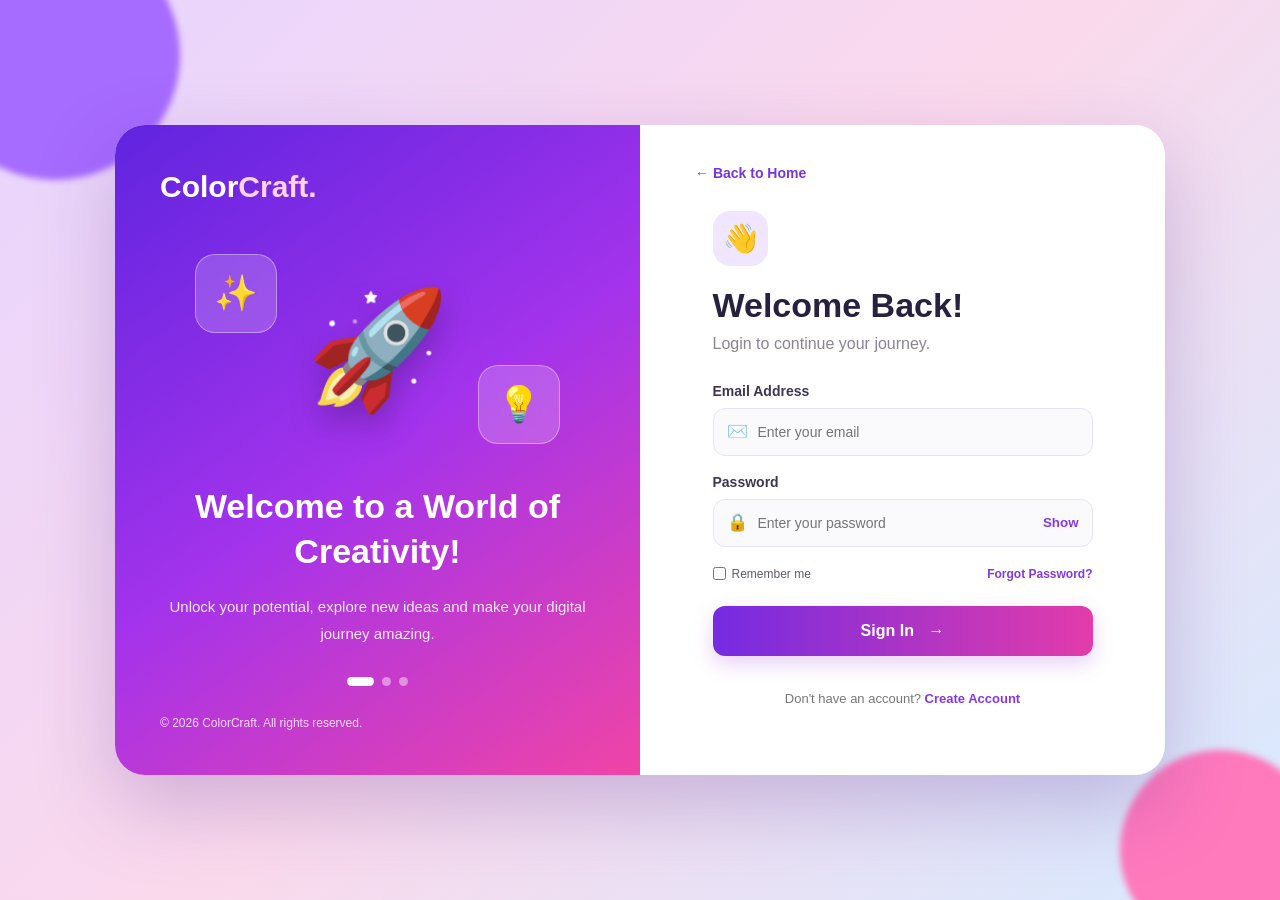
<file: login.html>
<!DOCTYPE html>
<html lang="en">
<head>
    <meta charset="UTF-8">
    <meta name="viewport" content="width=device-width, initial-scale=1.0">
    <title>Login | ColorCraft</title>
    <link rel="stylesheet" href="login.css">
</head>
<body>

<div class="background-shape shape1"></div>
<div class="background-shape shape2"></div>

<div class="login-wrapper">

    <div class="left-panel">
        <a href="index.html" class="logo">
            Color<span>Craft.</span>
        </a>

        <div class="left-content">
            <div class="illustration">
                <div class="floating-card card-one">✨</div>
                <div class="main-emoji">🚀</div>
                <div class="floating-card card-two">💡</div>
            </div>

            <h1>Welcome to a World of Creativity!</h1>
            <p>
                Unlock your potential, explore new ideas
                and make your digital journey amazing.
            </p>

            <div class="dots">
                <span></span>
                <span></span>
                <span></span>
            </div>
        </div>

        <p class="copyright">© 2026 ColorCraft. All rights reserved.</p>
    </div>

    <div class="right-panel">

        <a href="index.html" class="back-home">← Back to Home</a>

        <div class="form-content">

            <div class="welcome-icon">👋</div>

            <h2>Welcome Back!</h2>
            <p class="subtitle">Login to continue your journey.</p>

            <form id="loginForm">

                <label>Email Address</label>
                <div class="input-box">
                    <span>✉️</span>
                    <input type="email" id="email"
                    placeholder="Enter your email" required>
                </div>

                <label>Password</label>
                <div class="input-box">
                    <span>🔒</span>
                    <input type="password" id="password"
                    placeholder="Enter your password" required>
                    <button type="button" id="togglePassword">Show</button>
                </div>

                <div class="options">
                    <label class="remember">
                        <input type="checkbox">
                        Remember me
                    </label>

                    <a href="#" id="forgotPassword">
                        Forgot Password?
                    </a>
                </div>

                <button type="submit" class="login-btn">
                    Sign In <span>→</span>
                </button>

                <p id="message"></p>

            </form>

            <div class="signup">
                Don't have an account?
                <a href="signup.html">Create Account</a>
            </div>

        </div>

    </div>

</div>

<script src="login.js"></script>
</body>
</html>
</file>
<file: login.css>
* {
    margin: 0;
    padding: 0;
    box-sizing: border-box;
    font-family: 'Segoe UI', sans-serif;
}

body {
    min-height: 100vh;
    display: flex;
    justify-content: center;
    align-items: center;
    padding: 35px;
    overflow-x: hidden;
    background: linear-gradient(135deg, #e7d5ff, #fbd9ec, #d6eaff);
}

.background-shape {
    position: fixed;
    border-radius: 50%;
    filter: blur(3px);
    z-index: -1;
    animation: float 5s infinite ease-in-out;
}

.shape1 {
    width: 250px;
    height: 250px;
    background: #a66bff;
    top: -70px;
    left: -70px;
}

.shape2 {
    width: 200px;
    height: 200px;
    background: #ff79bd;
    bottom: -50px;
    right: -40px;
}

.login-wrapper {
    width: 1050px;
    min-height: 650px;
    display: grid;
    grid-template-columns: 1fr 1fr;
    background: white;
    border-radius: 30px;
    overflow: hidden;
    box-shadow: 0 30px 80px #522b9140;
}

/* LEFT PANEL */

.left-panel {
    position: relative;
    padding: 45px;
    display: flex;
    flex-direction: column;
    justify-content: space-between;
    color: white;
    background: linear-gradient(145deg, #6024df, #a333ec, #f044a5);
}

.logo {
    font-size: 30px;
    font-weight: 800;
    color: white;
    text-decoration: none;
}

.logo span {
    color: #ffd4e9;
}

.left-content {
    text-align: center;
}

.illustration {
    height: 230px;
    position: relative;
    display: flex;
    justify-content: center;
    align-items: center;
}

.main-emoji {
    font-size: 115px;
    filter: drop-shadow(0 15px 15px #30105b55);
    animation: float 3s infinite ease-in-out;
}

.floating-card {
    position: absolute;
    background: #ffffff30;
    backdrop-filter: blur(10px);
    border: 1px solid #ffffff60;
    border-radius: 20px;
    padding: 18px;
    font-size: 35px;
}

.card-one {
    top: 20px;
    left: 35px;
    animation: float 4s infinite;
}

.card-two {
    bottom: 20px;
    right: 35px;
    animation: float 3s infinite;
}

.left-content h1 {
    font-size: 34px;
    line-height: 1.3;
    margin: 20px 0;
}

.left-content p {
    color: #f5e8ff;
    line-height: 1.8;
    font-size: 15px;
}

.dots {
    display: flex;
    justify-content: center;
    gap: 8px;
    margin-top: 30px;
}

.dots span {
    width: 9px;
    height: 9px;
    background: #ffffff70;
    border-radius: 20px;
}

.dots span:first-child {
    width: 27px;
    background: white;
}

.copyright {
    font-size: 12px;
    color: #f5ddff;
}

/* RIGHT PANEL */

.right-panel {
    padding: 40px 55px;
    display: flex;
    flex-direction: column;
}

.back-home {
    text-decoration: none;
    color: #7735db;
    font-weight: 600;
    font-size: 14px;
}

.form-content {
    width: 100%;
    max-width: 380px;
    margin: auto;
}

.welcome-icon {
    width: 55px;
    height: 55px;
    display: grid;
    place-items: center;
    font-size: 28px;
    background: #f1e6ff;
    border-radius: 17px;
    margin-bottom: 20px;
}

.form-content h2 {
    font-size: 34px;
    color: #27203e;
}

.subtitle {
    color: #898394;
    margin: 10px 0 30px;
}

form > label {
    display: block;
    font-size: 14px;
    font-weight: 650;
    color: #3e3653;
    margin: 18px 0 9px;
}

.input-box {
    display: flex;
    align-items: center;
    gap: 10px;
    padding: 0 13px;
    border: 1.5px solid #e9e4f0;
    border-radius: 12px;
    background: #faf9fc;
    transition: 0.3s;
}

.input-box:focus-within {
    border-color: #963fe9;
    box-shadow: 0 0 0 4px #963fe916;
}

.input-box span {
    font-size: 17px;
}

.input-box input {
    width: 100%;
    min-width: 0;
    border: none;
    outline: none;
    padding: 15px 0;
    background: transparent;
    font-size: 14px;
}

#togglePassword {
    background: none;
    border: none;
    color: #8738df;
    cursor: pointer;
    font-weight: bold;
}

.options {
    display: flex;
    justify-content: space-between;
    align-items: center;
    gap: 8px;
    margin: 20px 0 25px;
    font-size: 12px;
}

.remember {
    display: flex;
    align-items: center;
    gap: 6px;
    color: #625b70;
}

.options a, .signup a {
    text-decoration: none;
    color: #8738df;
    font-weight: 700;
}

.login-btn {
    width: 100%;
    padding: 16px;
    border: none;
    border-radius: 12px;
    background: linear-gradient(90deg, #742be2, #e33caa);
    color: white;
    font-size: 16px;
    font-weight: bold;
    cursor: pointer;
    box-shadow: 0 8px 20px #a24cda40;
    transition: 0.3s;
}

.login-btn:hover {
    transform: translateY(-3px);
    box-shadow: 0 12px 25px #a24cda60;
}

.login-btn span {
    margin-left: 10px;
}

#message {
    text-align: center;
    margin-top: 15px;
    font-size: 13px;
}

.signup {
    text-align: center;
    margin-top: 35px;
    color: #777;
    font-size: 13px;
}

/* ANIMATION */

@keyframes float {
    0%, 100% {
        transform: translateY(0);
    }
    50% {
        transform: translateY(-15px);
    }
}

/* RESPONSIVE */

@media(max-width: 800px) {
    body {
        padding: 15px;
    }

    .login-wrapper {
        grid-template-columns: 1fr;
        max-width: 480px;
    }

    .left-panel {
        padding: 30px;
        min-height: 370px;
    }

    .illustration {
        height: 130px;
    }

    .main-emoji {
        font-size: 75px;
    }

    .left-content h1 {
        font-size: 25px;
    }

    .floating-card {
        font-size: 24px;
        padding: 12px;
    }

    .right-panel {
        padding: 30px 25px;
        min-height: 500px;
    }
}

@media(max-width: 380px) {
    .options {
        flex-wrap: wrap;
    }
}
</file>
